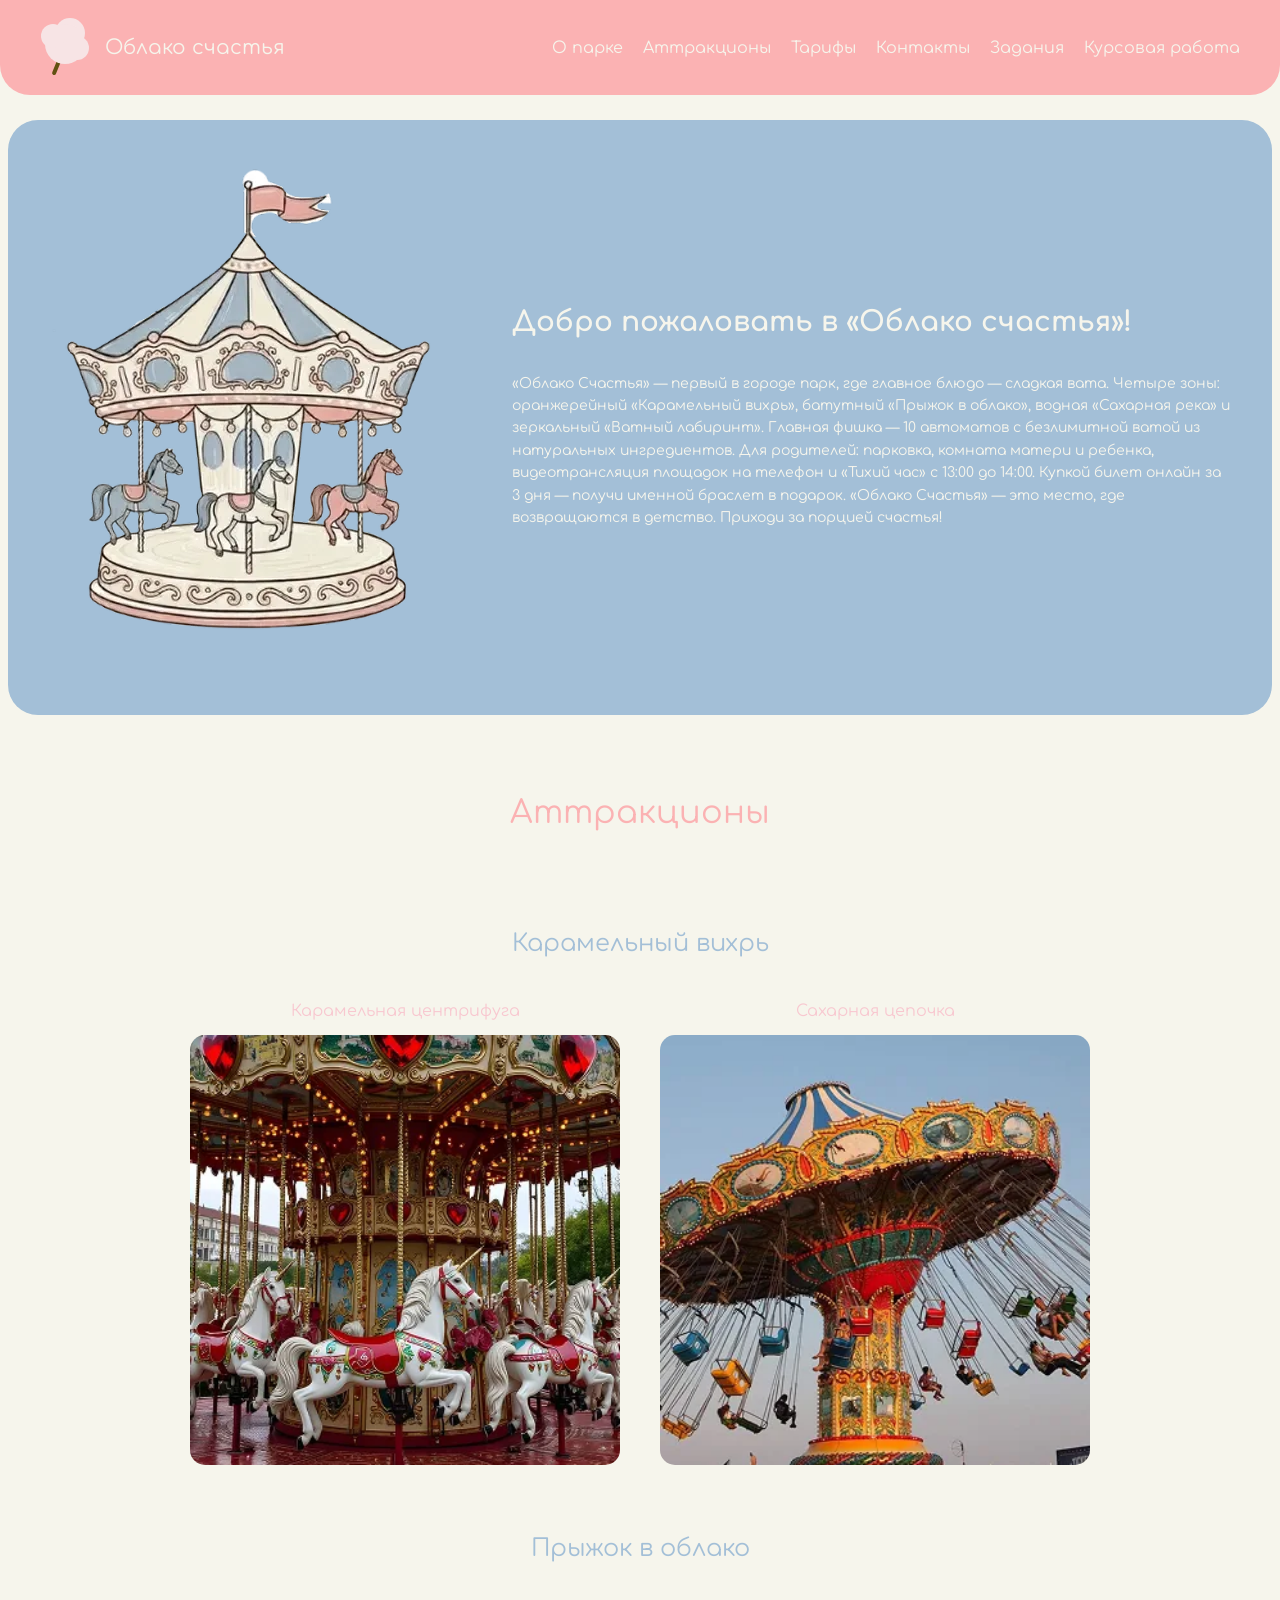
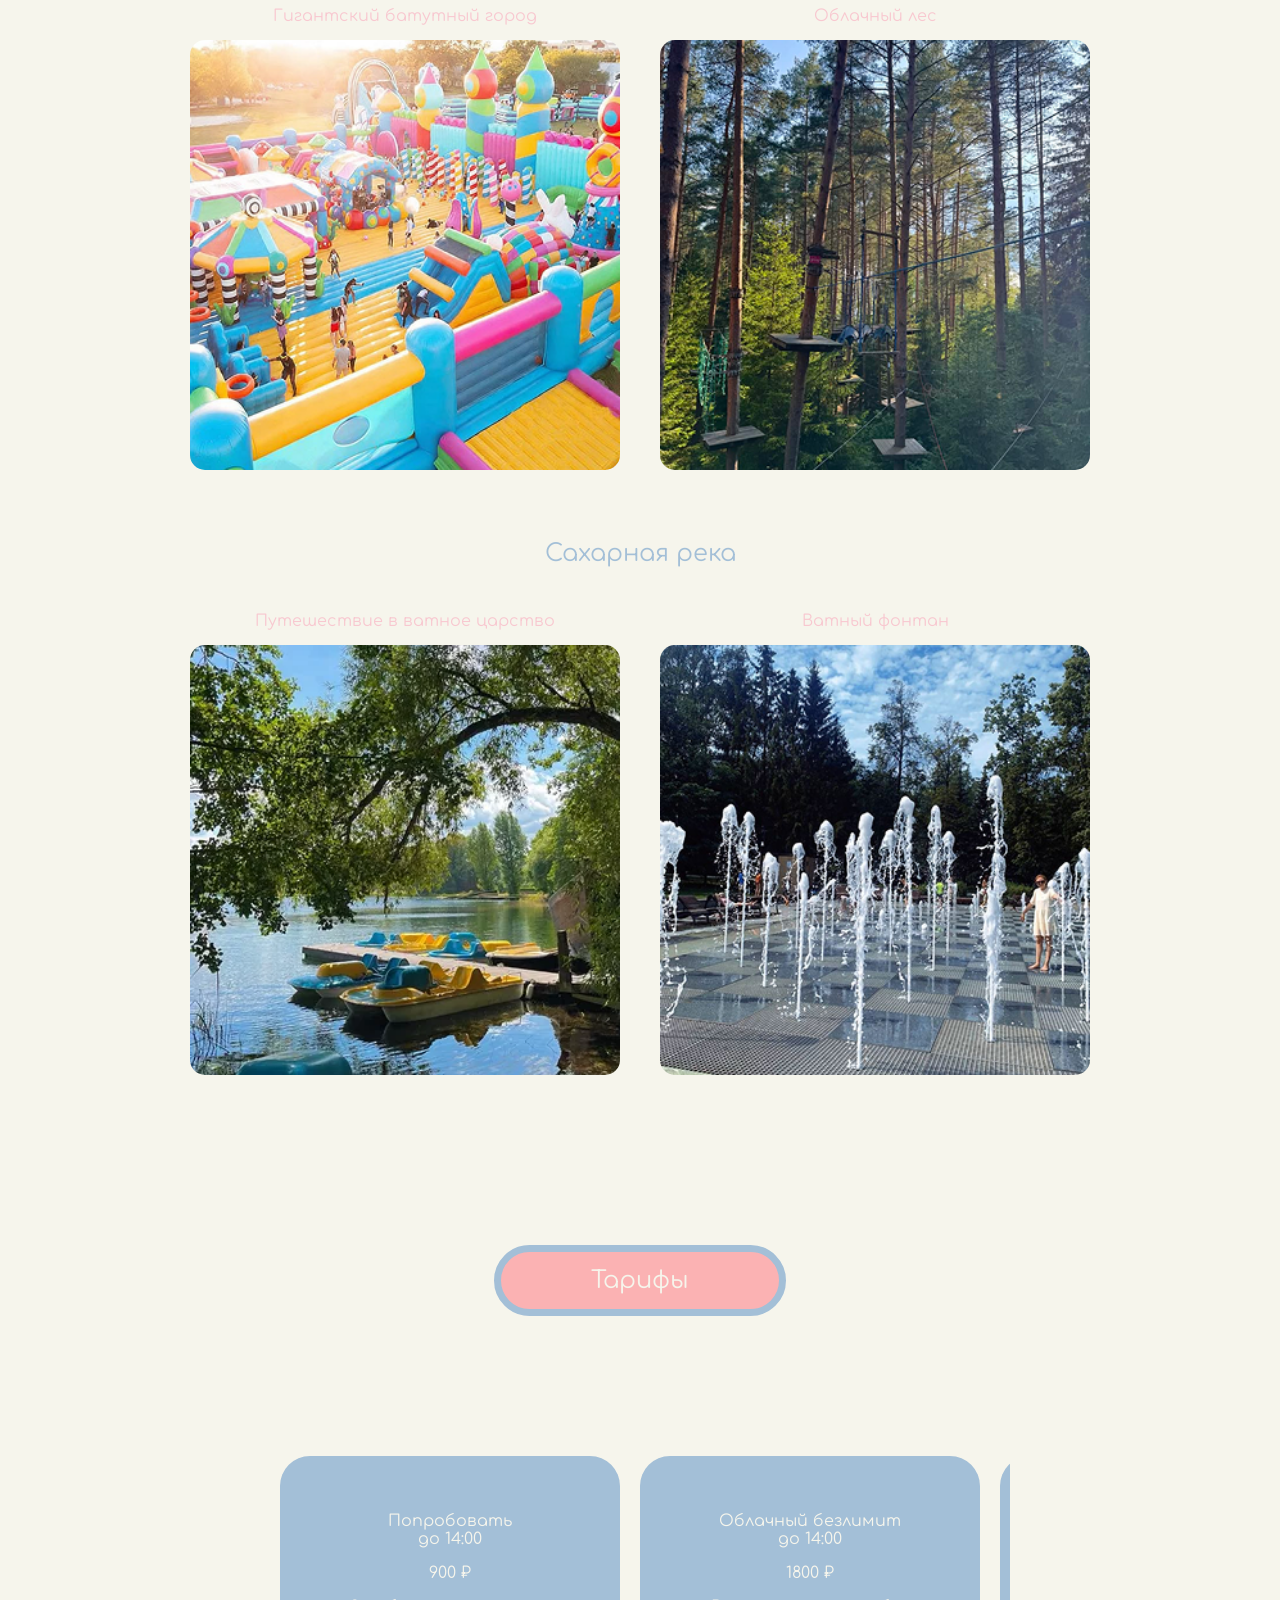
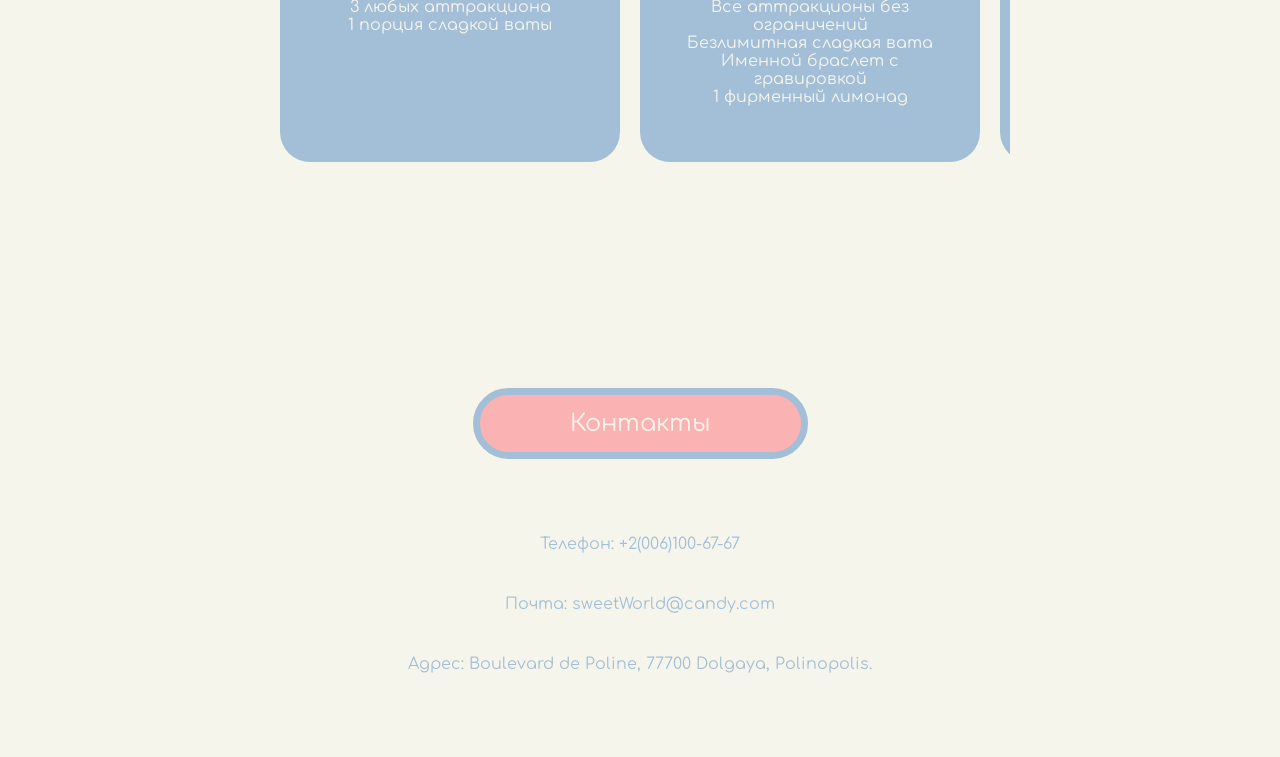
<file: index.html>
<!DOCTYPE html>
<html lang="ru">
<head>
    <meta charset="UTF-8">
    <meta name="viewport" content="width=device-width, initial-scale=1.0">
    <title>Облако Счастья</title>
    <link rel="stylesheet" href="styles/style.css">
    <link rel="stylesheet" href="styles/logo.css">
</head>
<body>
    <header class="header">
        <div class="container">
            <a href="../index.html" class="logo-link">
                <div class="cotton-candy">
                    <div class="cotton-candy-icon">
                        <div class="cloud"></div>
                        <div class="stick"></div>
                    </div>
                    <h1>Облако счастья</h1>
                </div>
            </a>
            <nav class="nav">
                <a href="#about">О парке</a>
                <a href="#attractions">Аттракционы</a>
                <a href="#tarifs">Тарифы</a>
                <a href="#contacts">Контакты</a>
                <a href="html/page2.html">Задания</a>
                <a href="html/auth.html">Курсовая работа</a>
            </nav>
        </div>
    </header>

    <section class="hero-section" id="about">
        <div class="container hero-content">
            <img id="hero-image" src="images/carousel.webp" alt="Карусель">
            <div class="hero-text">
                <h1>Добро пожаловать в «Облако счастья»!</h1>
                <p>«Облако Счастья» — первый в городе парк, где главное блюдо — сладкая вата. Четыре зоны: оранжерейный «Карамельный вихрь», батутный «Прыжок в облако», водная «Сахарная река» и зеркальный «Ватный лабиринт». Главная фишка — 10 автоматов с безлимитной ватой из натуральных ингредиентов. Для родителей: парковка, комната матери и ребенка, видеотрансляция площадок на телефон и «Тихий час» с 13:00 до 14:00. Купкой билет онлайн за 3 дня — получи именной браслет в подарок. «Облако Счастья» — это место, где возвращаются в детство. Приходи за порцией счастья!</p>
            </div>
        </div>
    </section>
    
    <input type="checkbox" id="modal-1" class="modal-toggle">
    <div class="modal-overlay">
        <label for="modal-1" class="modal-close"></label>
        <div class="modal-content">
            <div class="modal-text">
                <p class="modal-description">«Карамельная центрифуга» — это круговой аттракцион для детей и взрослых. Платформа с сиденьями плавно вращается, постепенно набирая скорость. Мягкие бортики и надёжные ремни безопасности удерживают пассажиров на месте, поэтому кататься комфортно и не страшно. Аттракцион подходит для тех, кто любит лёгкое ощущение полёта, но не готов к экстремальным горкам. Во время сеанса играет весёлая музыка, а разноцветная подсветка создаёт праздничное настроение.</p>
                <p class="modal-details">Возраст: от 7 лет</p>
                <p class="modal-details">Рост: от 120 см</p>
                <p class="modal-details">Длительность: 3 минуты</p>
                <p class="modal-details">Вместимость: 24 человека</p>
             </div>
            <img class="modal-image" src="images/carousel2.webp" alt="Карамельная центрифуга">
        </div>
    </div>

    <input type="checkbox" id="modal-2" class="modal-toggle">
    <div class="modal-overlay">
        <label for="modal-2" class="modal-close"></label>
        <div class="modal-content">
            <div class="modal-text">
                <p class="modal-description">Классическая цепная карусель в нашем исполнении превращается в полёт сквозь сахарное облако. Качели поднимаются на высоту 8 метров, а разноцветные цепи подсвечиваются неоновым светом. Ветер в лицо, восторг в глазах и чувство свободы — идеальный вариант для тех, кто хочет драйва, но пока боится экстремальных горок. Родители могут кататься вместе с малышами — места хватит всем.</p>
                <p class="modal-details">Возраст: от 5 лет</p>
                <p class="modal-details">Рост: без ограничений</p>
                <p class="modal-details">Длительность: 4 минуты</p>
                <p class="modal-details">Вместимость: 32 человека</p>
             </div>
            <img class="modal-image" src="images/chain_carousel.webp" alt="Сахарная цепочка">
        </div>
    </div>

    <input type="checkbox" id="modal-3" class="modal-toggle">
    <div class="modal-overlay">
        <label for="modal-3" class="modal-close"></label>
        <div class="modal-content">
            <div class="modal-text">
                <p class="modal-description">Десять соединённых между собой батутов занимают площадь 500 квадратных метров! Прыгай, кувыркайся, делай сальто или просто падай в поролоновую яму, наполненную белыми и розовыми кубиками. Приземление настолько мягкое, что его сравнишь с падением в облако. Для малышей до 4 лет выделен отдельный «тихий уголок» с низкими батутами и мягкими бортиками. Сменные носки выдаются на входе бесплатно — чтобы никто не скользил.</p>
                <p class="modal-details">Возраст: от 3 лет</p>
                <p class="modal-details">Рост: без ограничений</p>
                <p class="modal-details">Длительность: без ограничений</p>
                <p class="modal-details">Вместимость: до 50 человек одновременно</p>
            </div>
            <img class="modal-image" src="images/trampoline.webp" alt="Гигантский батутный город">
        </div>
    </div>

    <input type="checkbox" id="modal-4" class="modal-toggle">
    <div class="modal-overlay">
        <label for="modal-4" class="modal-close"></label>
        <div class="modal-content">
            <div class="modal-text">
                <p class="modal-description">«Облачный лес» — верёвочный город на высоте до 2 метров. Подвесные мостики, канатные переправы и мягкие препятствия соединены в один маршрут. В конце — стена с липучками, на которую можно прыгнуть и прилипнуть. Внизу — поролоновая подушка, приземление мягкое и безопасное. Три уровня сложности: для малышей, детей постарше и взрослых. Перед началом — брифинг и страховочная система. На всём пути перила и сетки — упасть невозможно. Родители могут проходить маршрут вместе с детьми.</p>
                <p class="modal-details">Возраст: от 3 лет</p>
                <p class="modal-details">Вес: до 100 кг</p>
                <p class="modal-details">Высота: до 2 метров</p>
                <p class="modal-details">Длительность: без ограничений</p>
                <p class="modal-details">Вместимость: до 30 человек</p>
            </div>
            <img class="modal-image" src="images/rope_park.webp" alt="Облачный лес">
        </div>
    </div>

    <input type="checkbox" id="modal-5" class="modal-toggle">
    <div class="modal-overlay">
        <label for="modal-5" class="modal-close"></label>
        <div class="modal-content">
            <div class="modal-text">
                <p class="modal-description">Медленная прогулка на лодке по искусственному каналу длиной 150 метров. Вода подсвечена пастельными тонами, а вокруг установлены движущиеся фигуры сказочных персонажей: Зайка Сладкоежка, Медвежонок Силач, Совёнок Умник и Лисичка Веселушка. Все они делают сладкую вату прямо на твоих глазах! Лодка останавливается у каждой фигуры на 10 секунд, чтобы можно было сфотографироваться. В конце маршрута — водопад из светящихся пузырей. Идеально для семей с малышами и для тех, кто хочет передохнуть от шума.</p>
                <p class="modal-details">Возраст: 0+</p>
                <p class="modal-details">Рост: без ограничений</p>
                <p class="modal-details">Длительность: 7 минут</p>
                <p class="modal-details">Вместимость: 6 человек в лодке</p>
            </div>
            <img class="modal-image" src="images/boats.webp" alt="Путешествие в ватное царство">
        </div>
    </div>

    <input type="checkbox" id="modal-6" class="modal-toggle">
    <div class="modal-overlay">
        <label for="modal-6" class="modal-close"></label>
        <div class="modal-content">
            <div class="modal-text">
                <p class="modal-description">«Ватный фонтан» — это большая площадка с фонтаном, по которому можно бегать. Вместо воды из него бьёт лёгкий ароматный туман с запахом клубники, ванили и банана. Туман безопасный: состоит из воды и натуральных ароматизаторов, не пачкает одежду и не вызывает аллергии. Дети бегают сквозь облака, а датчики движения подсвечивают струи разными цветами. Чем активнее двигаешься — тем ярче фонтан. Можно просто стоять и смотреть, как туман переливается на солнце.</p>
                <p class="modal-details">Возраст: 0+</p>
                <p class="modal-details">Длительность: без ограничений</p>
                <p class="modal-details">Рост: без ограничений</p>
            </div>
            <img class="modal-image" src="images/fountain.webp" alt="Ватный фонтан">
        </div>
    </div>

    <main class="main-content" id="attractions">
        <div class="container">
            <h2 class="section-title">Аттракционы</h2>
            <div class="attraction-block">
                <h3 class="block-title">Карамельный вихрь</h3>
                <div class="cards-grid">

                    <label for="modal-1" class="card">
                        <p class="card-label">Карамельная центрифуга</p>
                        <div class="card-image">
                            <img src="images/carousel2.webp" alt="Карамельная центрифуга">
                        </div>
                    </label>
                    
                    <label for="modal-2" class="card">
                        <p class="card-label">Сахарная цепочка</p>
                        <div class="card-image">
                            <img src="images/chain_carousel.webp" alt="Сахарная цепочка">
                        </div>
                    </label>
                    
                </div>
            </div>

            <div class="attraction-block">
                <h3 class="block-title">Прыжок в облако</h3>
                <div class="cards-grid">
                    
                    <label for="modal-3" class="card">
                        <p class="card-label">Гигантский батутный город</p>
                        <div class="card-image">
                            <img src="images/trampoline.webp" alt="Гигантский батутный город">
                        </div>
                    </label>
                    
                    <label for="modal-4" class="card">
                        <p class="card-label">Облачный лес</p>
                        <div class="card-image">
                            <img src="images/rope_park.webp" alt="Облачный лес">
                        </div>
                    </label>
                    
                </div>
            </div>

            <div class="attraction-block">
                <h3 class="block-title">Сахарная река</h3>
                <div class="cards-grid">
                    
                    <label for="modal-5" class="card">
                        <p class="card-label">Путешествие в ватное царство</p>
                        <div class="card-image">
                            <img src="images/boats.webp" alt="Путешествие в ватное царство">
                        </div>
                    </label>
                    
                    <label for="modal-6" class="card">
                        <p class="card-label">Ватный фонтан</p>
                        <div class="card-image">
                            <img src="images/fountain.webp" alt="Ватный фонтан">
                        </div>
                    </label>
                </div>
            </div>
        </div>
    </main>

    <section class="pricing-section" id="tarifs">
        <div class="container">
            <h2 class="section-title pill-title">Тарифы</h2>
            
            <div class="pricing-slider-wrapper">
                <div class="pricing-slider">
                    <div class="pricing-card">
                        <p class="pricing-time">Попробовать<br>до 14:00</p>
                        <p class="pricing-price">900 ₽</p>
                        <p class="pricing-desc">3 любых аттракциона<br>1 порция сладкой ваты</p>
                    </div>

                    <div class="pricing-card">
                        <p class="pricing-time">Облачный безлимит<br>до 14:00</p>
                        <p class="pricing-price">1800 ₽</p>
                        <p class="pricing-desc">Все аттракционы без ограничений<br>Безлимитная сладкая вата<br>Именной браслет с гравировкой<br>1 фирменный лимонад</p>
                    </div>

                    <div class="pricing-card">
                        <p class="pricing-time">Семейное облако<br>до 14:00</p>
                        <p class="pricing-price">4 900 ₽</p>
                        <p class="pricing-desc">2 взрослых + 2 ребёнка<br>Всё из «Облачного безлимита»<br>1 лимонад каждому<br>Фотосессия в подарок</p>
                    </div>

                    <div class="pricing-card">
                        <p class="pricing-time">Сладкий вечер<br>с 16:00 до закрытия</p>
                        <p class="pricing-price">1200 ₽</p>
                        <p class="pricing-desc">Все аттракционы<br>Безлимитная вата<br>Скидка 33%</p>
                    </div>

                    <div class="pricing-card">
                        <p class="pricing-time">Малыш (до 3х лет)<br>весь день</p>
                        <p class="pricing-price">Бесплатно</p>
                        <p class="pricing-desc">«Тихий уголок»<br>«Сухой бассейн»<br>Комната матери и ребёнка</p>
                    </div>
                </div>
            </div>
        </div>
    </section>

    <footer class="footer" id="contacts">
        <div class="container">
            <h2 class="section-title pill-title">Контакты</h2>
            <div class="contacts-grid">
                <p>Телефон: +2(006)100-67-67</p>
                <p>Почта: sweetWorld@candy.com</p>
                <p class="address">Адрес: Boulevard de Poline, 77700 Dolgaya, Polinopolis.</p>
            </div>
        </div>
    </footer>
</body>
</html>
</file>
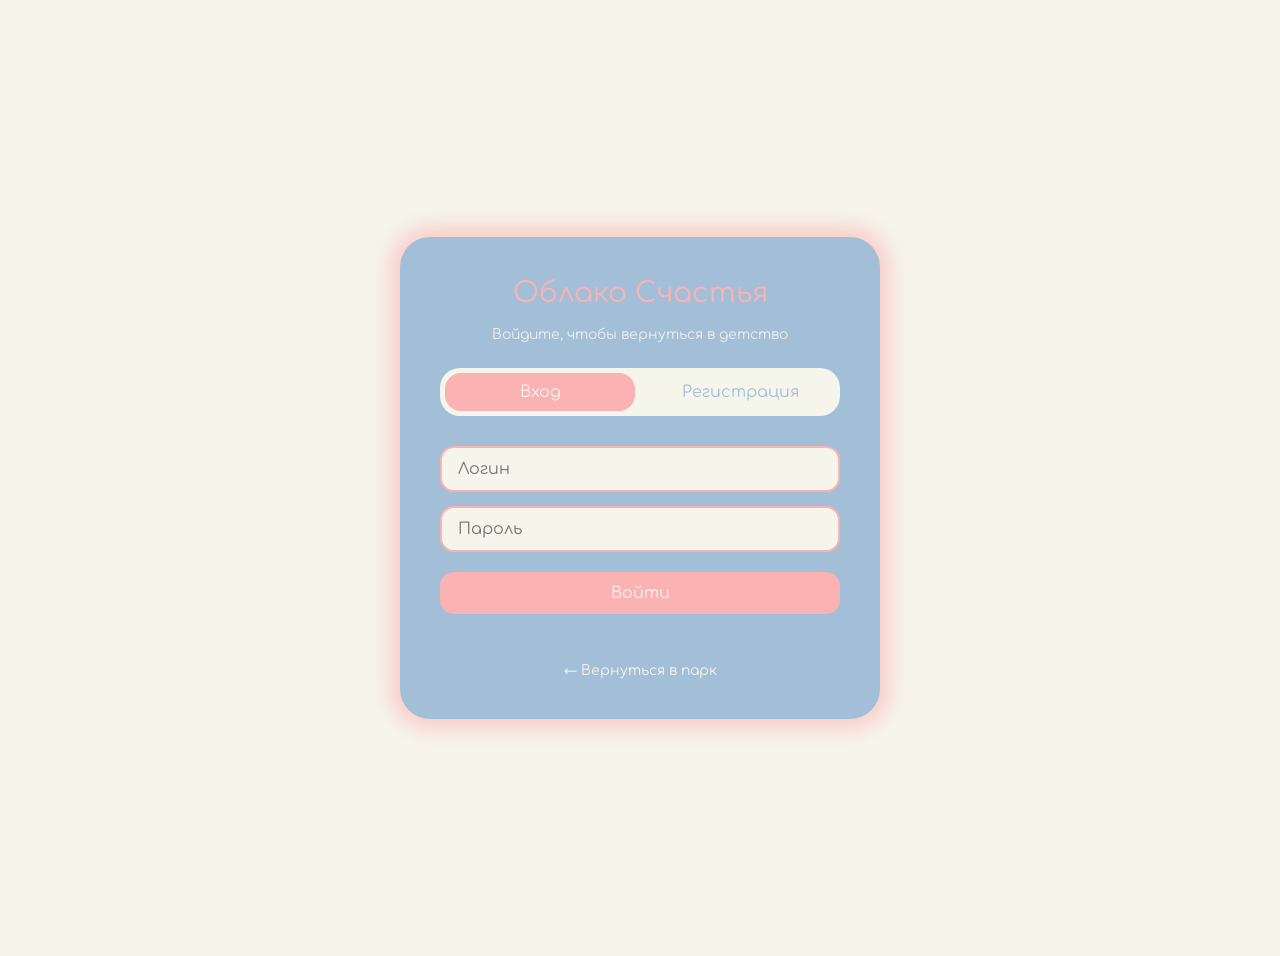
<file: html/auth.html>
<!DOCTYPE html>
<html lang="ru">
<head>
    <meta charset="UTF-8">
    <title>Облако Счастья — Вход</title>
    <link rel="stylesheet" href="../styles/style.css">
    <link rel="stylesheet" href="../styles/auth.css">
</head>
<body>
    <div class="auth-wrapper">
        <div class="auth-card">
            <h1 class="auth-title">Облако Счастья</h1>
            <p class="auth-subtitle">Войдите, чтобы вернуться в детство</p>

            <div class="auth-tabs">
                <button id="tab_login" class="tab active">Вход</button>
                <button id="tab_register" class="tab">Регистрация</button>
            </div>

            <form id="login_form" class="auth-form">
                <input type="text" id="login_name" placeholder="Логин" required>
                <input type="password" id="login_pass" placeholder="Пароль" required>
                <button type="submit" class="auth-btn">Войти</button>
                <p id="login_error" class="auth-error"></p>
            </form>

            <form id="register_form" class="auth-form hidden">
                <input type="text" id="reg_name" placeholder="Логин" required>
                <input type="password" id="reg_pass" placeholder="Пароль (мин. 4 символа)" required>
                <input type="password" id="reg_pass2" placeholder="Повторите пароль" required>
                <button type="submit" class="auth-btn">Зарегистрироваться</button>
                <p id="register_error" class="auth-error"></p>
            </form>

            <a href="../index.html" class="auth-back">← Вернуться в парк</a>
        </div>
    </div>

    <script src="../js/auth.js"></script>
</body>
</html>
</file>
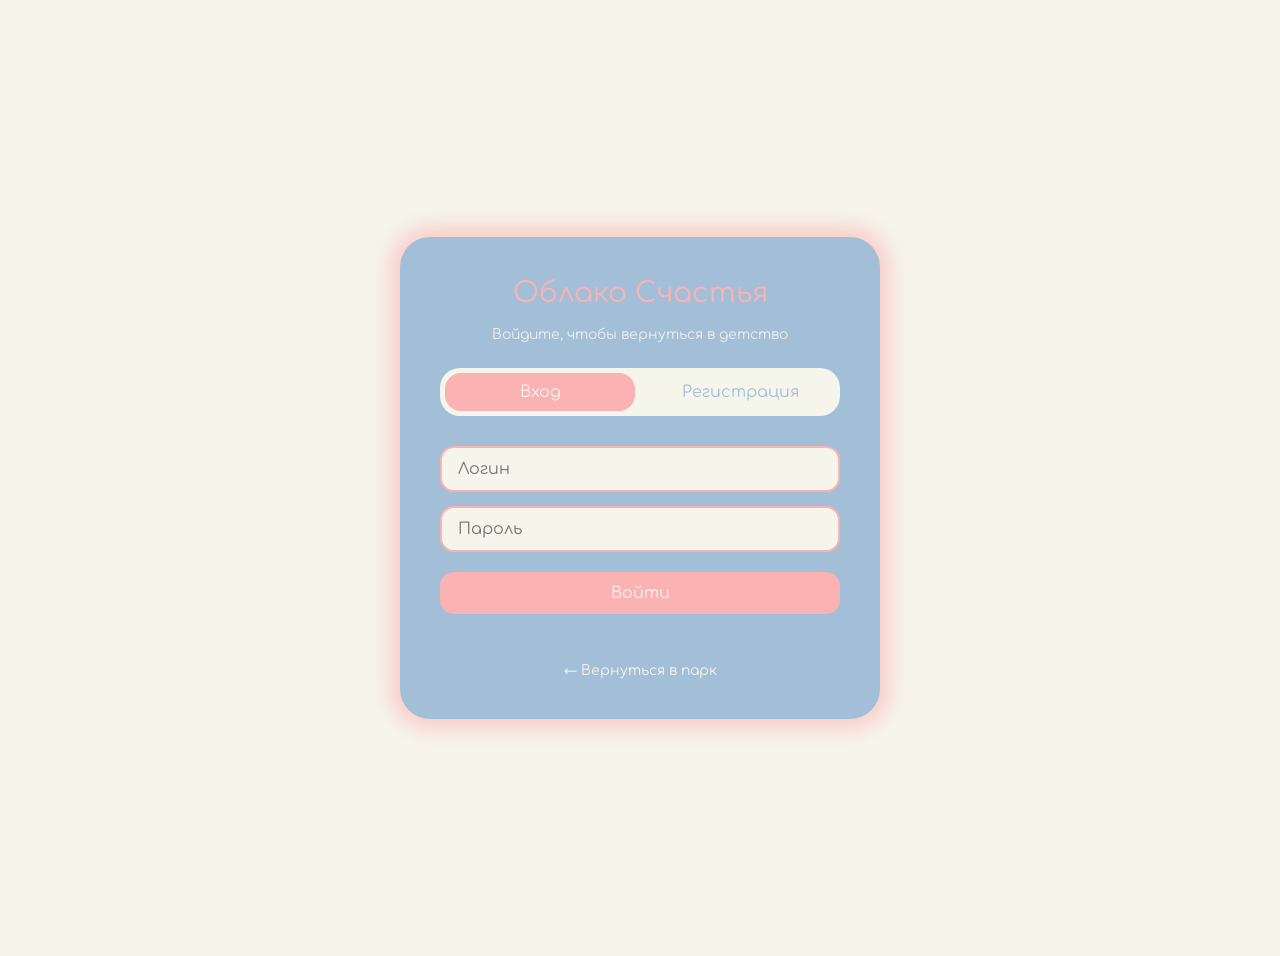
<file: html/game.html>
<!DOCTYPE html>
<html lang="ru">

<head>
    <meta charset="UTF-8">
    <meta name="viewport" content="width=device-width, initial-scale=1.0">
    <title>Облако Счастья</title>
    <link rel="stylesheet" href="../styles/style.css">
    <link rel="stylesheet" href="../styles/game.css">
    <link rel="stylesheet" href="../styles/logo.css">
</head>

<body>
    <header class="header">
        <div class="container">
            <a href="../index.html" class="logo-link">
                <div class="cotton-candy">
                    <div class="cotton-candy-icon">
                        <div class="cloud"></div>
                        <div class="stick"></div>
                    </div>
                    <h1>Облако счастья</h1>
                </div>
            </a>
            <nav class="nav">
                <a href="#task">Задание</a>
                <a href="#rules">Правила</a>
                <a href="game_block">Игровое поле</a>
            </nav>
        </div>
    </header>

    <div id="task">
        <ul>
            <li>на одной картинке может быть разный фон, текст, и цвет текста</li>
            <li>найти пару по какому-то признаку, слова с определенной буквой</li>
            <li>на картинках части речи</li>
            <li>слова с перепутанными буквами</li>
        </ul>
    </div>

    <div id="game">
        <h1>Выберите уровень игры</h1>
        
        <div class ="level" id="level1" data-level="1">
            <p><strong>Уровень 1</strong></p>
        </div>

        <div class ="level" id="level2" data-level="2">
        <p><strong>Уровень 2</strong></p>
        </div>

        <div class ="level" id="level3" data-level="3">
        <p><strong>Уровень 3 </strong></p>
        </div>
    </div>

    <footer class="footer" id="contacts">
        <div class="container">
            <h2 class="section-title pill-title">Контакты</h2>
            <div class="contacts-grid">
                <p>Долгая Полина</p>
                <p>5130903/40301</p>
            </div>
        </div>
    </footer>

    

    <script src="../js/values_for_game.js"></script>
    <script src="../js/game.js"></script>
</body>

</html>
</file>
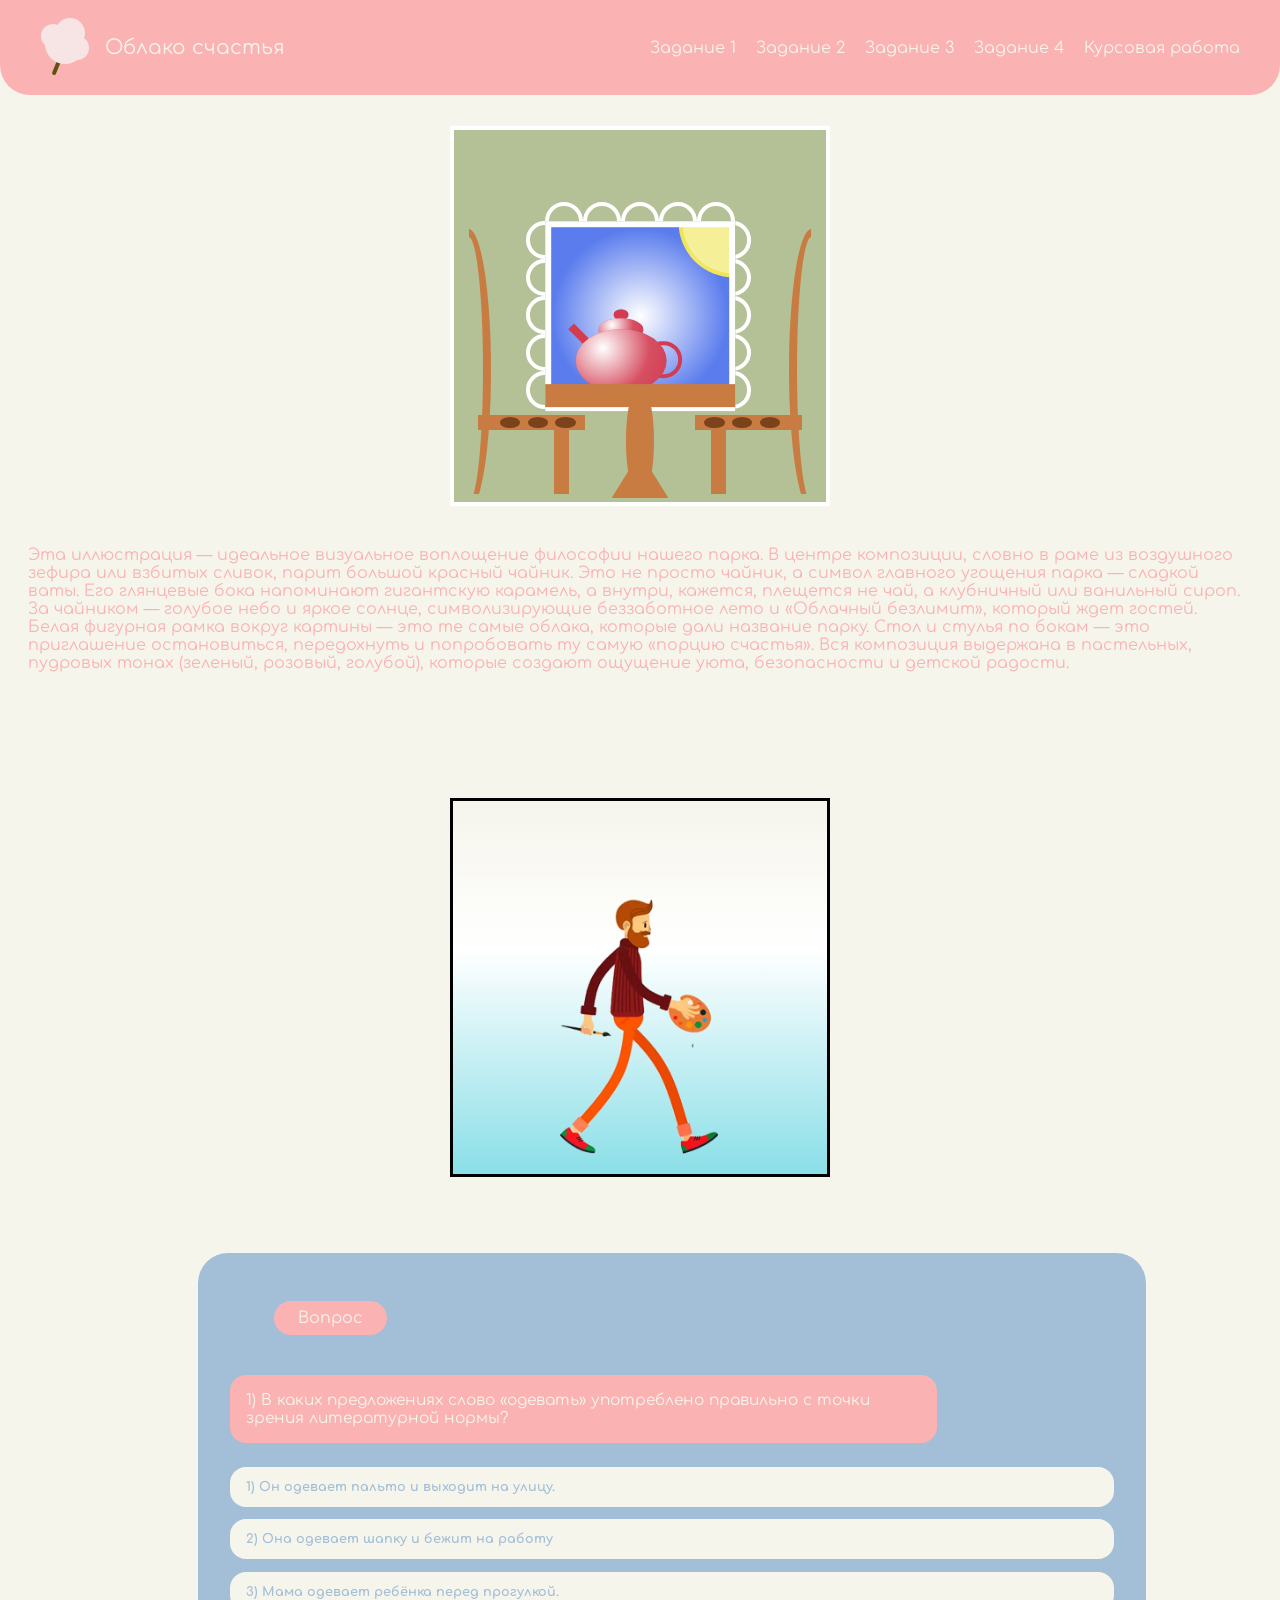
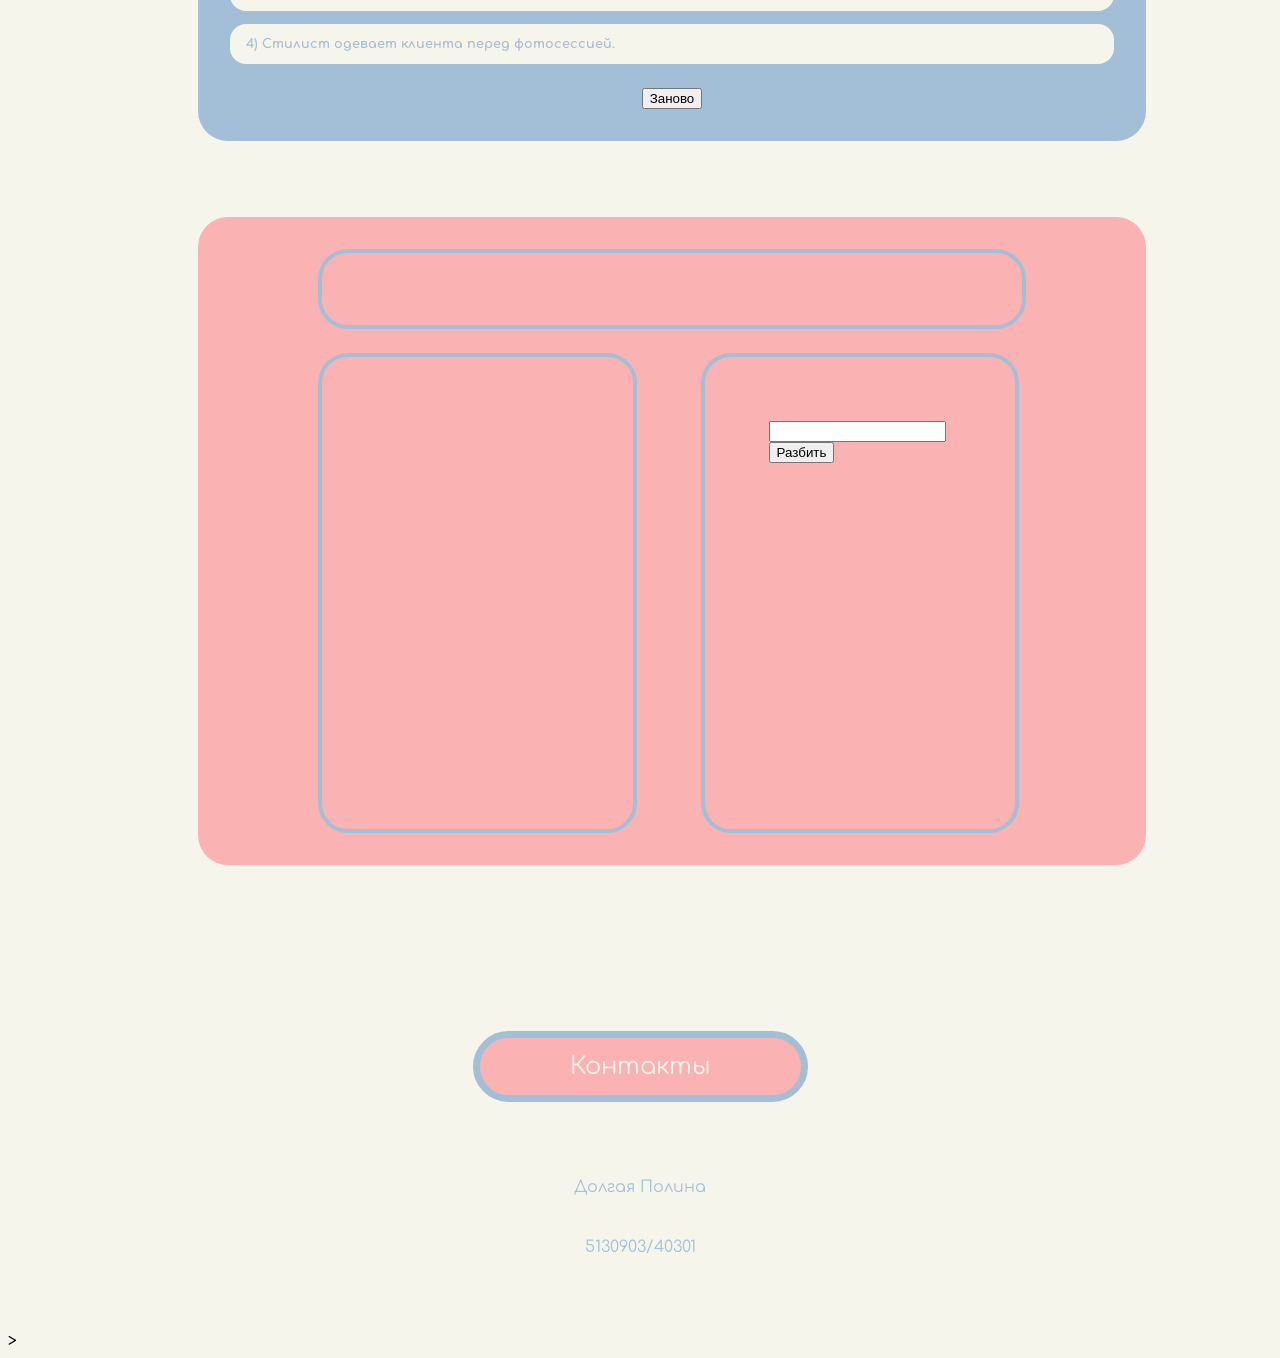
<file: html/page2.html>
<!DOCTYPE html>
<html lang="ru">
<head>
    <meta charset="UTF-8">
    <meta name="viewport" content="width=device-width, initial-scale=1.0">
    <title>Облако Счастья</title>
    <!-- подключение базового стиля -->
    <link rel="stylesheet" href="../styles/style.css">
    <link rel="stylesheet" href="../styles/pic.css">
    <link rel="stylesheet" href="../styles/pic2.css">
    <link rel="stylesheet" href="../styles/test.css">
    <link rel="stylesheet" href="../styles/words.css">
    <link rel="stylesheet" href="../styles/logo.css">
</head>

<body>
    <header class="header">
        <div class="container">
            <a href="../index.html" class="logo-link">      
                <div class="cotton-candy">
                    <div class="cotton-candy-icon">
                        <div class="cloud"></div>
                        <div class="stick"></div>
                    </div>
                    
                    <h1>Облако счастья</h1>
                </div>
            </a>
            <nav class="nav">
                <a href="#task1">Задание 1</a>
                <a href="#task2">Задание 2</a>
                <a href="#task3">Задание 3</a>
                <a href="#task4">Задание 4</a>
                <a href="../html/game.html">Курсовая работа</a>
            </nav>
        </div>
    </header>

    <div class="container_picture" id="task1">
            <div class="picture"></div>
            <!-- Верхние кружочки в ряд -->
            <div class="circles_container_top">
                    <div class="circle"></div> 
                    <div class="circle"></div>
                    <div class="circle"></div>
                    <div class="circle"></div>
                    <div class="circle"></div>
            </div>
            <!-- Контейнер, в котором два контейнера выставлены в столбцы -->
            <div class ="circles_container">
                <div class="circles-wrapper">
                    <div class="circle"></div>
                    <div class="circle"></div>
                    <div class="circle"></div>
                    <div class="circle"></div>
                    <div class="circle"></div>
                </div>
                <div class="circles-wrapper">
                    <div class="circle"></div>
                    <div class="circle"></div>
                    <div class="circle"></div>
                    <div class="circle"></div>
                    <div class="circle"></div>
                </div>
            </div>
            <!-- Окно с градиентом и рамкой -->
            <div class="window">
                <!-- Размещение солнышка в окне, чтобы под контур заходило -->
                <div class="sun"></div>
            </div>

            <div class="teapot_container">
                <div class="cap"></div>
                <div class="handle"></div>
                <div class="spout"></div>
                <div class="small_part"></div>
                <div class="big_part"></div>
            </div>

            <div class="table_container">
                <div class='first_part'></div>
                <div class="second-part"></div>
                <div class="third_part"></div>
            </div>

            <div class="chair1">
                <div class="leg"></div>
                <div class="circles_container_top">
                    <div class="circle"></div>
                    <div class="circle"></div>
                    <div class="circle"></div>
                </div>
            </div>

            <div class="chair2">
                <div class="leg2"></div>
                <div class="circles_container_top">
                    <div class="circle"></div>
                    <div class="circle"></div>
                    <div class="circle"></div>
                </div>
            </div>
    </div>
    <p class="p_task1">Эта иллюстрация — идеальное визуальное воплощение философии нашего парка. В центре композиции, словно в раме из воздушного зефира или взбитых сливок, парит большой красный чайник. Это не просто чайник, а символ главного угощения парка — сладкой ваты. Его глянцевые бока напоминают гигантскую карамель, а внутри, кажется, плещется не чай, а клубничный или ванильный сироп.

        За чайником — голубое небо и яркое солнце, символизирующие беззаботное лето и «Облачный безлимит», который ждет гостей. Белая фигурная рамка вокруг картины — это те самые облака, которые дали название парку.
        
        Стол и стулья по бокам — это приглашение остановиться, передохнуть и попробовать ту самую «порцию счастья». Вся композиция выдержана в пастельных, пудровых тонах (зеленый, розовый, голубой), которые создают ощущение уюта, безопасности и детской радости.
    </p>


    <div class="container_picture" id="task2">
        <div class="background">
            <input type="checkbox" id="text-check" class="text-check">
            <div class="text">
                <label for="text-check" class="text-label">
                    <span class="text-first">Иду за мечтой</span>
                    <span class="text-second">Мечта рядом</span>
                </label>
                <img src="../images/zvezda.png" class="star">
            </div>
            
            <img src="../images/brush.png" class="brush">
            <div class="frames">
                <img src="../images/man1.png" class="frame active">
                <img src="../images/man2.png" class="frame">
                <img src="../images/man3.png" class="frame">
            </div>
            
        </div>
    </div>


    <div class="container-test" id="task3">
        <div class="test-background">
            <div id="info">
                <p class="rect">Вопрос</p>
            </div>
            <div id="test">
                <div id="questions_blok"></div>
                <div id="answers_block"></div>
            </div>
            <button id="restart">Заново</button>
        </div>
    </div>

    <div class="container-words" id="task4">
        <div class="words-background">
            <div class="zone3" id="zone3">
            </div>
            <div class="zone_1_2" id="zone_1_2">
                <div class="zone2" id="zone2"></div>
                <div class="zone1" id="zone1">
                    <div>
                        <input type="text" id="input_frase">
                        <button id="split_btn">Разбить</button>
                    </div>
                    <div id="result_words"></div>
                </div>
            </div>
        </div>
    </div>

    <footer class="footer" id="contacts">
        <div class="container">
            <h2 class="section-title pill-title">Контакты</h2>
            <div class="contacts-grid">
                <p>Долгая Полина</p>
                <p>5130903/40301</p>
            </div>
        </div>
    </footer>>

    <script src="../js/questions.js"></script>
    <script src="../js/script_page2.js"></script>
    <script src="../js/words.js"></script>
</body>
</file>
<file: styles/style.css>
@font-face {
    font-family: Comfortaa;
    src: url('../fonts/Comfortaa-VariableFont_wght.ttf') format('truetype');
}

:root {
    --cream: #F6F5EC;
    --blue: #A3BFD7;
    --light-blue: rgba(163, 191, 215, 0.83);
    --pink: #FBB2B3;
    --red: #d9534f;
    --green: #4f9d69;
    --yellow: #f1c40f;
}


body {
    font-family: Comfortaa, sans-serif;
    background: var(--cream);
}

.container {
    max-width: 75em;
    margin: 0 auto;
    padding: 0 1.25em;
}

/* Шапка */
.header {
    position: fixed;
    top: 0;
    left: 0;
    width: 100%;
    z-index: 1000; /* всегда сверху */
    padding: 0.625em 0;
    background: var(--pink);
    border-radius: 0 0 1.875em 1.875em;
}

/* Контейнер шапки */
.header .container {
    display: flex;
    align-items: center;
    justify-content: space-between; /* расположение элементов по краям */
    gap: 0.9375em;
}

/* Навигация */
.nav {
    display: flex;
    justify-content: flex-end; /* расположение элементов cправа */
    align-items: center;
    gap: 0.625em 1.25em;
    flex-wrap: wrap; /* при нехватке места элементы перенесутся */
}

.nav a {
    color: var(--cream);
    text-decoration: none;
    font-size: 1em;
}

a:hover{
    color: var(--blue);
}

/* Главный блок */
.hero-section {
    margin-top: 6.25em;
    padding: 1.25em 0;
}

.hero-content {
    display: flex;
    align-items: center;
    gap: 2.5em;
    padding: 2.5em;
    background: var(--blue);
    border-radius: 1.875em;
    color: var(--cream);
}

#hero-image {
    width: 100%;
}

.hero-text h1 {
    margin: 0 0 1.25em;
    font-size: 1.75em;
}

.hero-text p {
    margin: 0;
    font-size: 0.875em;
    line-height: 1.6;
}

/* Аттракционы */
.main-content {
    padding: 3.75em 0;
}

.section-title {
    margin: 0 0 3.125em;
    text-align: center;
    color: var(--pink);
    font-size: 2em;
    font-weight: normal;
}

.block-title {
    margin: 0 0 1.875em;
    text-align: center;
    color: var(--blue);
    font-size: 1.5em;
    font-weight: normal;
}

.attraction-block {
    margin-bottom: 4.375em;
}

.cards-grid {
    display: grid;
    grid-template-columns: repeat(2, 1fr);
    gap: 2.5em;
    max-width: 56.25em;
    margin: 0 auto;
}

.card {
    display: flex;
    flex-direction: column;
    align-items: center;
    cursor: pointer;
}
.card-label {
    margin: 0 0 0.9375em;
    color: #F8C8D0;
    font-size: 1em;
    text-align: center;
}

.card-image {
    width: 100%;
    aspect-ratio: 1;
    overflow: hidden;
    border-radius: 0.9375em;
}

.card-image:hover{
    transform: scale(1.02);
    box-shadow: 0 0 1.25em 0.625em rgba(251, 178, 179, 0.9);
}


.card-image img {
    display: block;
    width: 100%;
    height: 100%;
    object-fit: cover;
}

/* Модальные окна */
.modal-toggle {
    display: none;
}

.modal-overlay {
    position: fixed;
    inset: 0;
    z-index: 1000;
    display: flex;
    align-items: center;
    justify-content: center;
    padding: 1.25em;
    background: rgba(0,0,0,0.5);
    visibility: hidden;
    opacity: 0;
}

.modal-toggle:checked + .modal-overlay {
    visibility: visible;
    opacity: 1;
}

.modal-content {
    display: flex;
    width: 100%;
    max-width: 56.25em;
    max-height: 90vh;
    gap: 2.5em;
    padding: 2.5em;
    background: var(--cream);
    border-radius: 1.875em;
}

/* кнопка закрытия */
.modal-close {
    position: absolute;
    top: 1.25em;
    left: 1.25em;
    z-index: 2;
    width: 1.875em;
    height: 1.875em;
    cursor: pointer;
    background: var(--pink);
    border-radius: 50%;
}

/* крестик на кнопке закрытия */
.modal-close::before,
.modal-close::after {
    content: '';
    position: absolute;
    top: 0.875em;
    left: 0.5em;
    width: 0.9375em;
    height: 0.125em;
    background: var(--blue);
}

.modal-close::before { transform: rotate(45deg); }
.modal-close::after { transform: rotate(-45deg); }

.modal-text {
    flex: 1;
    min-width: 0;
    display: flex;
    flex-direction: column;
    overflow-y: auto;
}

.modal-description {
    flex: 1;
    font-size: 0.9375em;
    line-height: 1.6;
    color: var(--pink);
    
}
.modal-details {
    margin-top: 1.875em;
    font-size: 0.875em;
    text-align: center;
    color: var(--blue);
}

.modal-image {
    flex: 0 0 45%;
    object-fit: cover;
    border-radius: 1.25em;
}

/* Тарифы */
.pricing-slider-wrapper {
    position: relative;
    padding-top: 3.75em;
}

.pricing-section {
    padding: 2.5em 0;
}

.pill-title {
    display: block;
    width: fit-content;
    margin: 0 auto 2.5em;
    padding: 0.625em 3.75em;
    background: var(--pink);
    color: var(--cream);
    border-radius: 1.875em;
    font-size: 1.5em;
    border: 0.3125em solid var(--blue);
}

.pricing-slider {
    width: 60%;
    margin: 0 auto;
    display: flex;
    gap: 1.25em;
    padding: 1.25em 0.625em;
    overflow-x: auto;
}

.pricing-card {
    flex: 0 0 17.5em;
    padding: 2.5em 1.875em;
    background: var(--blue);
    color: var(--cream);
    border-radius: 1.875em;
    text-align: center;
}

.pricing-card:hover{
    transform: scale(1.02);
    box-shadow: 0 0 0.625em 0.625em rgba(163, 191, 215, 0.6);
}
/* Подвал */
.footer {
    margin-top: 10%;
    padding: 2.5em 0 3.75em;
    text-align: center;
}

.contacts-grid {
    display: flex;
    flex-direction: column;
    gap: 0.625em;
    color: var(--blue);
    font-size: 1em;
}

/* Планшет и телефон */
@media (max-width: 56.25em) {
    .hero-content {
        flex-direction: column;
        padding: 1.875em;
        text-align: center;
    }

    #hero-image {
        display: none;
    }

    .cards-grid {
        gap: 1.25em;
    }

    .modal-content {
        flex-direction: column-reverse;
        padding: 1.25em;
        gap: 1.25em;
    }

    .modal-image {
        display: none;
    }

    .modal-close {
        top: 0.625em;
        left: 0.625em;
    }
}

@media (max-width: 37.5em) {
    .nav {
        gap: 0.9375em;
    }

    .block-title {
        font-size: 1.25em;
    }

    .cards-grid {
        grid-template-columns: 1fr;
    }

    .pill-title {
        padding: 0.5em 1.875em;
        font-size: 1.25em;
    }
    .modal-image {
        display: none;
    }

    .pricing-card {
        padding: 1.875em 1.25em;
    }

    .contacts-grid {
        font-size: 0.875em;
    }
}
</file>
<file: styles/logo.css>
/* Контейнер ваты и текста */
.cotton-candy {
    display: flex;
    align-items: center; 
    gap: 15px; 
    height: 75px;
}

/* Обертка для рисунка ваты (задает четкие границы для Flexbox) */
.cotton-candy-icon {
    position: relative;
    width: 50px;  
    height: 60px; 
    flex-shrink: 0;
}

.cotton-candy-icon::after{
    content: "";
    position: absolute;
    width: 60%;
    aspect-ratio: 1 / 1;
    border-radius: 50%;
    background-color: #f7e4e5;
    top: 0%;
    left: 30%;
}

/* Облако сахарной ваты (основная часть) */
.cotton-candy-icon .cloud {
    position: absolute;
    top: 10%;
    left: 10%;
    width: 80%;
    aspect-ratio: 1 / 1;
    background-color: #f7e4e5;
    border-radius: 50%;
    z-index: 2;
}

.cloud::after{
    content: "";
    position: absolute;
    width: 60%;
    aspect-ratio: 1 / 1;
    border-radius: 50%;
    background-color: #f7e4e5;
    top: 30%;
    right: -10%;
}

.cloud::before{
    content: "";
    position: absolute;
    width: 60%;
    aspect-ratio: 1 / 1;
    border-radius: 50%;
    background-color: #f7e4e5;
    top: 0%;
    left: -10%;
}

/* Деревянная палочка */
.cotton-candy-icon .stick {
    position: absolute;
    width: 4px;
    height: 30px;
    background-color: #615112;
    bottom: 2px;
    left: 17px;
    transform: rotate(22deg);
    border-radius: 2px;
    z-index: 1;
}

/* Обертка ссылки */
.logo-link {
    display: inline-block;
    flex-shrink: 0;
    text-decoration: none;
}

/* Стили для названия рядом с ватой */
.cotton-candy h1 {
    margin: 0;
    color: var(--cream);
    font-size: 20px;
    font-weight: normal;
    white-space: nowrap;
}

@media (max-width: 480px) {
    .cotton-candy h1 { 
        display: none; 
    }
}
</file>
<file: styles/auth.css>
/* страница авторизации в стиле парка */

.auth-wrapper {
    min-height: 100vh;
    display: flex;
    align-items: center;
    justify-content: center;
    padding: 1.25em;
}

.auth-card {
    width: 100%;
    max-width: 25em; /* как pricing-card — в одинаковой пропорции */
    padding: 2.5em;
    background: var(--blue);
    color: var(--cream);
    border-radius: 1.875em;
    text-align: center;
    box-shadow: 0 0 1.25em 0.625em rgba(251, 178, 179, 0.6);
}

.auth-title {
    margin: 0 0 0.625em;
    font-size: 1.75em;
    font-weight: normal;
    color: var(--pink);
}

.auth-subtitle {
    margin: 0 0 1.875em;
    font-size: 0.875em;
    opacity: 0.9;
}

.auth-tabs {
    display: flex;
    gap: 0.625em;
    margin-bottom: 1.875em;
    background: var(--cream);
    border-radius: 1.25em;
    padding: 0.3125em;
}

.tab {
    flex: 1;
    padding: 0.625em;
    border: none;
    border-radius: 1em;
    background: transparent;
    color: var(--blue);
    font-family: Comfortaa, sans-serif;
    font-size: 1em;
    cursor: pointer;
    transition: background 0.25s ease, color 0.25s ease;
}

.tab.active {
    background: var(--pink);
    color: var(--cream);
}

.auth-form {
    display: flex;
    flex-direction: column;
    gap: 0.875em;
}

.auth-form input {
    padding: 0.75em 1em;
    border: 0.125em solid var(--pink);
    border-radius: 0.875em;
    background: var(--cream);
    font-family: Comfortaa, sans-serif;
    font-size: 1em;
    color: var(--blue);
    outline: none;
    transition: box-shadow 0.2s ease;
}

.auth-form input:focus {
    box-shadow: 0 0 0.625em 0.3125em rgba(251, 178, 179, 0.6);
}

.auth-btn {
    margin-top: 0.375em;
    padding: 0.75em;
    border: none;
    border-radius: 0.875em;
    background: var(--pink);
    color: var(--cream);
    font-family: Comfortaa, sans-serif;
    font-size: 1em;
    cursor: pointer;
    transition: transform 0.15s ease, box-shadow 0.15s ease;
}

.auth-btn:hover {
    transform: scale(1.02);
    box-shadow: 0 0 0.625em 0.3125em rgba(163, 191, 215, 0.6);
}

.auth-error {
    color: var(--cream);
    background: var(--red);
    border-radius: 0.875em;
    font-size: 0.875em;
    margin: 0.375em 0 0;
    min-height: 1.25em;
    padding: 0.25em 0.75em;
}

/* пустое поле ошибки не занимает место */
.auth-error:empty {
    background: transparent;
    padding: 0;
    margin: 0;
}

.auth-back {
    display: inline-block;
    margin-top: 1.25em;
    font-size: 0.875em;
    color: var(--cream);
    text-decoration: none;
}

.auth-back:hover {
    color: var(--pink);
}

.hidden {
    display: none;
}
</file>
<file: styles/game.css>
#task
{
    margin-top: 10%;
}

#game
{
    display: flex;
    flex-direction: column;
    margin: 10%;
    width: 80%;
    height: auto;
    color: var(--blue);
    padding: 2em;
    gap: 2em;
}

#game h1
{
    color: var(--pink);
}

.level {
    width: 80%;
    height: auto;
    background-color: var(--light-blue);
    color: var(--cream);
    padding: 0.2em;
    border-radius: 3.4em;
}

#game_block
{
    margin: 10%;
    display: flex;
    width: 80%;
    background-color: var(--cream);
    border-radius: 1.875em;
    padding: 2em;
    box-sizing: border-box;
    flex-direction: column;
    align-items: center;
}

#start_game 
{
    background-color: var(--cream);
    border-radius: 1.875em;
    color: var(--blue);
}

/* Скрытый блок */
.hidden
{
    display: none !important;
}

#status_bar {
    display: flex;
    gap: 1em;
    flex-wrap: wrap;
    margin-bottom: 1.5em;
}

.status_item {
    padding: 0.5em 1.5em;
    background-color: var(--pink);
    border-radius: 1.875em;
    color: var(--cream);
    font-size: clamp(12px, 1vw, 16px);
}

#sublevels {
    width: 80%;
    height: auto;
    display: flex;
    gap: 3em;
    transition: opacity 0.3s ease;
}

#sublevels.fading {
    opacity: 0;
}

.sublevel_item{
    width: 35%;
    min-height: 20%;
    height: auto;
    display: flex;
    flex-direction: column;
    padding: 0.2em;
    align-items: center;
    color: var(--blue);
    border-radius: 0.5em;
    border: 0.2em solid var(--blue);
    font-size: clamp(10px, 1vw, 18px);
}

/* Игровое поле */
#field {
    display: grid;
    grid-template-columns: repeat(4, 1fr); /* ровно 4 карточки в ряду */
    gap: 1em;
    width: 100%;
    min-height: 10em;
    background-color: var(--cream);
    border-radius: 1em;
    padding: 1em;
    box-sizing: border-box;
}


/* Карточка со словом */
.card {
    padding: 1em 1.5em;
    border-radius: 1em;
    font-weight: bold;
    font-size: clamp(14px, 1.2vw, 18px);
    cursor: pointer;
    user-select: none;
    text-align: center;
    display: flex;
    align-items: center;
    justify-content: center;
}

.card_right {
    box-shadow: 0 0 8px 3px var(--green);
}

.card_wrong {
    box-shadow: 0 0 8px 2px var(--red);
}

/* Ящики */
#boxes {
    display: flex;
    gap: 1.5em;
    flex-wrap: wrap;
    justify-content: center;
    width: 80%;
    margin-top: 1.5em;
}

.box {
    width: 7em;
    min-height: 10em;
    border-radius: 1.875em;
    display: flex;
    flex-direction: column;
    padding: 0.5em;
    justify-content: center;
    cursor: pointer;
    flex-wrap: wrap;
    justify-content: flex-start;
    align-content: flex-start;
    align-items: flex-start;
    gap: 0.2em;
}

.box_title {
    color: var(--cream);
    font-weight: bold;
    font-size: clamp(14px, 1.2vw, 18px);
}

.box .card {
    width: 90%;
    height: auto;
    min-height: 0;
    font-size: 0.8em; /* текст уменьшается вместе с карточкой */
    box-sizing: border-box;
    padding: 0.375em 0.5em;
}

/* Кнопки управления */
#controls {
    margin-top: 1.5em;
    text-align: center;
}

.button {
    padding: 0.7em 2em;
    background-color: var(--cream);
    border-radius: 1.875em;
    color: var(--blue);
    font-weight: bold;
    cursor: pointer;
    border: none;
}

/* Блок результата */
#result {
    margin-top: 1.5em;
    text-align: center;
}

.result_text {
    color: var(--blue);
    font-size: clamp(14px, 1.2vw, 18px);
}
</file>
<file: styles/pic.css>
.container_picture {
    position: relative; 
    width: max(200px, 30%);
    aspect-ratio: 1 / 1;
    margin: 0 auto;
    flex-direction: row;
    display: flex;
    align-items: center;
    justify-content: center;
    margin-top: 10%;
}

.picture {
    position: absolute;
    width: 100%;              /* во всю ширину container_picture */
    height: 100%;             /* во всю высоту container_picture */
    background-color: #B4C096;
    box-sizing: border-box;
    border: 0.25em solid #FFFFFF;
}

.circles_container_top{
    position: absolute;
    width: 50%;
    height: 10%;
    flex-direction: row;
    display: flex;   
    top: -50%;
    bottom: 0;
    left: 0;
    right: 0;
    margin: auto;
}

.circles_container{
    position: absolute;
    width: 60%;               /* 60% (чтобы кружочки выпирали из-под окна) ширины container_picture */
    height: 50%;              /* половина высоты container_picture */
    flex-direction: row;
    /* расположение окна по центру */
    top: 0;
    bottom: 0;
    left: 0;
    right: 0;
    margin: auto;
    display: flex;                    /* ставим столбики в ряд */
    gap: 66%;
}

.circles-wrapper {
    display: flex;
    flex-direction: column;
    height: 100%;
    width: 16.5%; 
}
  
.circles_container_top .circle {
    height: 100%;
    aspect-ratio: 1 / 1;
    background: transparent;
    border-radius: 50%;
    border: 0.25em solid white;
    box-sizing: border-box;
}

.circle {
    width: 100%;
    aspect-ratio: 1 / 1;
    background: transparent;
    border-radius: 50%;
    border: 0.25em solid white;
    box-sizing: border-box;
}

.window {
    position: absolute;
    width: 50%;               /* половина ширины container_picture */
    height: 50%;              /* половина высоты container_picture */
    background-color: #5A7CED;
    box-sizing: border-box;
    /* расположение окна по центру */
    top: 50%;
    left: 50%;
    transform: translate(-50%, -50%);
}

.window::after {
    content: "";
    position: absolute;
    inset: 0;
    background: radial-gradient(
            circle at center,
            rgba(255, 255, 255, 1) 0%,
            rgba(255, 255, 255, 0) 70%
        );
    border: 0.4em solid #FFFFFF;
}

.sun {
    position: absolute;
    width: 25%;               /* четверть ширины container_picture */
    height: 25%;              /* четверть высоты container_picture */
    background-color: #F5EF98;
    border-radius: 0 0 0 100%;
    border:0.25em solid #F0E557;
    
    top: 15%;
    left: 85%;
    transform: translate(-50%, -50%);
}

/* стол */
.table_container {
    position: absolute;
    width: 50%;
    height: 30%;
    top: 83%;
    left: 50%;
    transform: translate(-50%, -50%);
}
  
.first_part {
    width: 100%;
    height: 20%;        
    background: #C97C42;
}
  
.second-part{
    position: absolute; 
    width: 15%;          
    height: 100%;         
    border-radius: 50%;
    background: #C97C42;
    top: 0;              
    left: 50%;            
    transform: translateX(-50%);
}

.third_part{
    width: 30%;
    height: 40%;
    background: #C97C42;
    clip-path: polygon(50% 0%, 0% 100%, 100% 100%); /* три точки: верх, лево-низ, право-низ */
    position: absolute; 
    top: 60%;   
    left: 50%;            
    transform: translateX(-50%);
}


/* чайник */
.teapot_container{
    position: absolute;
    width: 40%;
    height: 30%;
    top: 55%;
    left: 45%;
    transform: translate(-50%, -50%);
}

.big_part{
    position: absolute;
    width: 60%;
    height: 55%;
    border-radius: 50%;
    background: #D23B50;
    top: 45%;
    left: 50%;
    transform: translateX(-50%);
}

.big_part::after{
    content: "";
    position: absolute;
    inset: 0;
    border-radius: 50%;
    background: radial-gradient(
        circle at 30% 30%,
        rgba(255, 255, 255, 1) 0,
        rgba(255, 255, 255, 0.1) 60%,
         transparent 100%
    );
}

.small_part{
    position: absolute;
    width: 30%;
    height: 20%;
    border-radius: 50%;
    background: #D23B50;
    top: 35%;
    left: 50%;
    transform: translateX(-50%);
}

.small_part::after{
    content: "";
    position: absolute;
    inset: 0;
    border-radius: 50%;
    background: radial-gradient(
        circle at 30% 30%,
        rgba(255, 255, 255, 1) 0,
        rgba(255, 255, 255, 0.1) 60%,
         transparent 100%
    );
}

.cap {
    position: absolute;
    width: 10%;
    height: 10%;
    border-radius: 50%;
    background: #D23B50;
    top: 27%;
    left: 50%;
    transform: translateX(-50%);
}

.handle {
    position: absolute;
    width: 25%;
    aspect-ratio: 1 / 1;
    background: transparent;
    border-radius: 50%;
    border: 0.25em solid #D23B50;
    box-sizing: border-box;
    top: 55%;
    left:65%;
}

.spout {
    position: absolute;
    width: 5%;
    height: 20%;
    background: #D23B50;
    transform: rotate(-45deg);
    top: 40%;
    left:20%;
}


/* стул 1 */
.chair1{
    position: absolute;
    width: 40%;
    height: 70%;
    top: 27%;
    left: 5%;
    overflow: hidden;
}

/* спинка */
.chair1::after{
    content: "";
    position: absolute;
    width: 19%;
    height: 100%;
    border-radius: 0 100% 100% 0;
    background-color: transparent;
    border: 0.5em solid #C97C42;
    left:-15%;
}

/* сидушка */
.chair1::before{
    content: "";
    position: absolute;
    height: 6%;
    width:70%;
    background-color: #C97C42;
    top: 70%;
    left: 6%;
}


.leg{
    position: absolute;
    height: 30%;
    width: 10%;
    background-color: #C97C42;
    top: 70%;
    left: 56%;
}

/* кружочки на стуле */
.chair1 .circles_container_top {
    position: absolute;
    width: 50%;
    height: 10%;
    flex-direction: row;
    display: flex;   
    top: 52%;
    bottom: 0;
    left: -10%;
    right: 0;
    margin: auto;
    gap: 10%;
}

.chair1 .circle{
    height: 40%;
    width: 30%;
    background: #7B431C;
    border: 0px;
    border-radius: 50%;
}


/* стул 2 */
.chair2{
    position: absolute;
    width: 40%;
    height: 70%;
    top: 27%;
    left: 55%;
    overflow: hidden;
}

/* спика 2 */
.chair2::after{
    content: "";
    position: absolute;
    width: 19%;
    height: 100%;
    border-radius: 100% 0 0 100%;
    background-color: transparent;
    border: 0.5em solid #C97C42;
    right: -15%;
}  

/* сидушка 2 */
.chair2::before{
    content: "";
    position: absolute;
    height: 6%;
    width:70%;
    background-color: #C97C42;
    top: 70%;
    right: 6%;
}

/* ножка */
.leg2{
    position: absolute;
    height: 30%;
    width: 10%;
    background-color: #C97C42;
    top: 70%;
    right: 56%;
}

.chair2 .circles_container_top{
    position: absolute;
    width: 50%;
    height: 10%;
    flex-direction: row;
    display: flex;   
    top: 52%;
    bottom: 0;
    right: -10%;
    left: 0;
    margin: auto;
    gap: 10%;
}

.chair2 .circle{
    height: 40%;
    width: 30%;
    background: #7B431C;
    border: 0px;
    border-radius: 50%;
}

.p_task1 {
    margin: 40px 20px; 
    color: var(--pink);
}
</file>
<file: styles/pic2.css>
.container_picture {
    position: relative;
    width: max(200px, 30%);
    aspect-ratio: 1;
    margin: 10% auto 0;
    overflow: hidden;
}


.background {
    position: relative;
    display: flex;
    align-items: center;
    justify-content: center;
    width: 100%;
    aspect-ratio: 1;
    background: linear-gradient(to top, #8adfe8 0%, #fff 60%, transparent);
    border: .2em solid #000;
    overflow: hidden;
}


.text-check {
    display: none;
}


.frames {
    position: relative;
    width: 80%;
    height: 80%;
}

.frame {
    position: absolute;
    top: 10%;
    width: 100%;
    height: 100%;
    object-fit: contain;
    opacity: 0;
}

.frame.active {
    opacity: 1;
}

.background:hover .frame {
    animation: walk .6s infinite;
}

.background:hover .frame:nth-child(1) { animation-delay: 0s; }
.background:hover .frame:nth-child(2) { animation-delay: .2s; }
.background:hover .frame:nth-child(3) { animation-delay: .4s; }

@keyframes walk {
    0%, 33.33% { opacity: 1; }
    33.34%, 100% { opacity: 0; }
}


.text {
    position: absolute;
    top: 10%;
    left: 0;
    right: 0;
    display: flex;
    justify-content: center;
    align-items: center;
    gap: 1rem;
    transform: translateX(200%);
    transition: transform .3s;
    z-index: 10;
}

.background:hover .text {
    transform: translateX(0);
}


.star {
    width: 4em;
    aspect-ratio: 1;
}

.star:hover {
    animation: star-move 2s infinite;
}

@keyframes star-move {
    0% {
        transform: translate(0, 0) rotate(0deg);
    }
    20% {
        transform: translate(20%, 0) rotate(45deg);
    }
    40% {
        transform: translate(-10%, -20%) rotate(0deg);
    }
    60% {
        transform: translate(-15%, 20%) rotate(10deg);
    }
    80% {
        transform: translate(-20%, 0%) rotate(10deg);
    }
    100% {
        transform: translate(0, 0) rotate(0deg);
    }
}


.text-check:checked ~ .text .star {
    opacity: 0;
}


.text-second {
    display: none;
}

.text-check:checked ~ .text .text-first {
    display: none;
}

.text-check:checked ~ .text .text-second {
    display: inline;
}

.brush {
    position: absolute;
    top: 20%;
    left: -10%;
    width: 10%;
    height: 10%;
    object-fit: contain;
    pointer-events: none;
}

.text-check:checked ~ .brush {
    animation: brush-move 3s;
}

@keyframes brush-move {
    0%   { transform: translate(0%, 0)    }
    10%  { transform: translate(100%, 40%) }
    20%  { transform: translate(200%, 0%) }
    30%  { transform: translate(300%, 40%)   }
    40%  { transform: translate(400%, 0%)  }
    50%  { transform: translate(500%, 40%)  }
    60%  { transform: translate(600%, 0%)  }
    70%  { transform: translate(700%, 40%)  }
    80%  { transform: translate(800%, 0%)  }
    90%  { transform: translate(900%, 40%)  }
    100% { transform: translate(1100%, 0%)  }
}

.container_picture:has(.text-check:checked) {
    animation: pulse 1.5s ease-in-out infinite;
}

@keyframes pulse {
    50% { transform: scale(1.05); }
}

.text-check ~ .background:hover .frames{
    animation: none;
}
</file>
<file: styles/test.css>
/* Контейнер для всего теста */
.container-test {
    position: relative;
    width: max(300px, 70%);
    height: auto;
    margin: 6% auto 0;
}

/* Желтый фон заменили на голубой из палитры сайта */
.test-background {
    position: relative;
    display: flex;
    flex-direction: column;
    align-items: center;
    width: 100%;
    height: auto;
    min-height: 25em; /* Примерно 400px, чтобы блок не был совсем маленьким */
    background: var(--blue); 
    border-radius: 1.875em; 
    padding: 2em;
    gap: 1.5em;
    overflow: hidden;
}

/* Плашка "Вопрос" */
#info {
    display: flex;
    flex-direction: row;
    gap: 1em;
    width: 90%;
    align-items: center;
    padding-left: 5%;
    padding-right: 5%;
}

.rect {
    padding: 0.5em 1.5em;
    background-color: var(--pink);
    border-radius: 1.875em; 
    color: var(--cream);
    text-align: center;
}

#end {
    opacity: 0;
    color: var(--cream);
}

/* Блок с вопросами */
#test {
    display: flex;
    gap: 1em;
    flex-direction: column;
    width: 100%; 
}

#questions_blok {
    display: flex;
    gap: 1em;
    overflow-x: auto; 
    flex-wrap: nowrap; 
    width: 100%; 
    height: auto;
    padding-bottom: 0.5em;
}

.question_item {
    background-color: var(--pink); /* Тот самый розовый */
    padding: 1em;
    border-radius: 1em;
    display: flex;
    flex-direction: row; 
    gap: 0.5em;
    width: 80%; 
    flex-shrink: 0;
    box-sizing: border-box;
    align-items: center;
}

/* Карточка вопроса */
.question_text {
    color: var(--cream);
    font-size: clamp(12px, 1.2vw, 18px); 
    width: 100%; 
}

/* Блок с ответами */
#answers_block {
    display: flex;
    flex-direction: column;
    gap: 0.8em;
    width: 100%;
}

/* Карточка ответа */
.answer_item {
    display: flex;
    align-items: center;
    gap: 1em;
    width: 100%;
    padding: 0.8em 1em;
    background-color: var(--cream);
    border-radius: 1em;
    cursor: pointer;
    box-sizing: border-box;
    transition: transform 1.2s ease-in-out, opacity 1s ease-in-out, background-color 0.3s ease, border 0.3s ease;
}

.answer_item:hover {
    background-color:  var(--pink);
}
.answer_item:hover .answers_text {
    color: var(--cream); 
}

/* Текст ответа */
.answers_text {
    color: var(--blue);
    font-size: clamp(12px, 1vw, 16px);
    font-weight: bold;
    width: 100%;
}

/* Блок пояснения */
.explain_text {
    background-color: rgba(246, 245, 236, 0.8); /* Полупрозрачный кремовый */
    color: var(--blue);
    padding: 0.8em;
    border-radius: 0.5em;
    font-size: clamp(10px, 0.9vw, 14px);
    width: 100%;
    margin-top: 0.5em;
}

/* Картинки-галочки */
.type_answer {
    width: 24px;
    height: auto;
    margin-left: auto;
}

.slide-down {
    transform: translateY(500px); 
}

.fade-out {
    opacity: 0;        
}
</file>
<file: styles/words.css>
.container-words {
    position: relative;
    width: max(300px, 70%);
    height: auto;
    margin: 6% auto 0;
}

.words-background {
    position: relative;
    display: flex;
    flex-direction: column;
    align-items: center;
    width: 100%;
    height: auto;
    min-height: 25em; /* Примерно 400px, чтобы блок не был совсем маленьким */
    background: var(--pink); 
    border-radius: 1.875em; 
    padding: 2em;
    gap: 1.5em;
    overflow: hidden;
}


.zone3 {
    display: flex;
    flex-wrap: wrap;         
    align-content: flex-start;
    gap: 0.5em;
    width: 80%;
    min-height: 5em;
    height: auto;           
    border: 0.3em solid var(--blue);
    border-radius: 1.875em;
    padding: 0.5em;
    box-sizing: border-box;   
    overflow: hidden;        
}

.zone_1_2 {
    display: flex;
    flex-direction: row;
    width: 80%;
    min-height: 30em;
    gap: 4em;
}

.zone2 {
    position: relative;
    overflow: hidden;
    width: 45%;   
    border: 0.3em solid var(--blue);
    border-radius: 1.875em; 
    gap: 0.3em;
    box-sizing: border-box;   
    padding: 0.1em;
}

.zone1 {
    display: flex;
    flex-direction: column;
    width: 45%;  
    border: 0.3em solid var(--blue);
    border-radius: 1.875em; 
    box-sizing: border-box;   
    padding: 4em;
    gap: 2em;
}

.block_item {
    background-color: grey;
    padding: 0.5em 1em;
    border-radius: 1.875em;
    color: white;
    display: flex;
    align-items: center;
    justify-content: center;
}
.zone3 .block_item {
    position: relative; 
}
.zone2 .block_item {
    position: absolute; 
    margin: 0;
}

#result_words{
    display: none;
    width : 100%;
    height :auto;
    min-height: 20%;
    background-color: var(--cream);
    border : 0.2em solid var(--cream);
    border-radius: 1em;
    padding: 0.3em;
}
</file>
